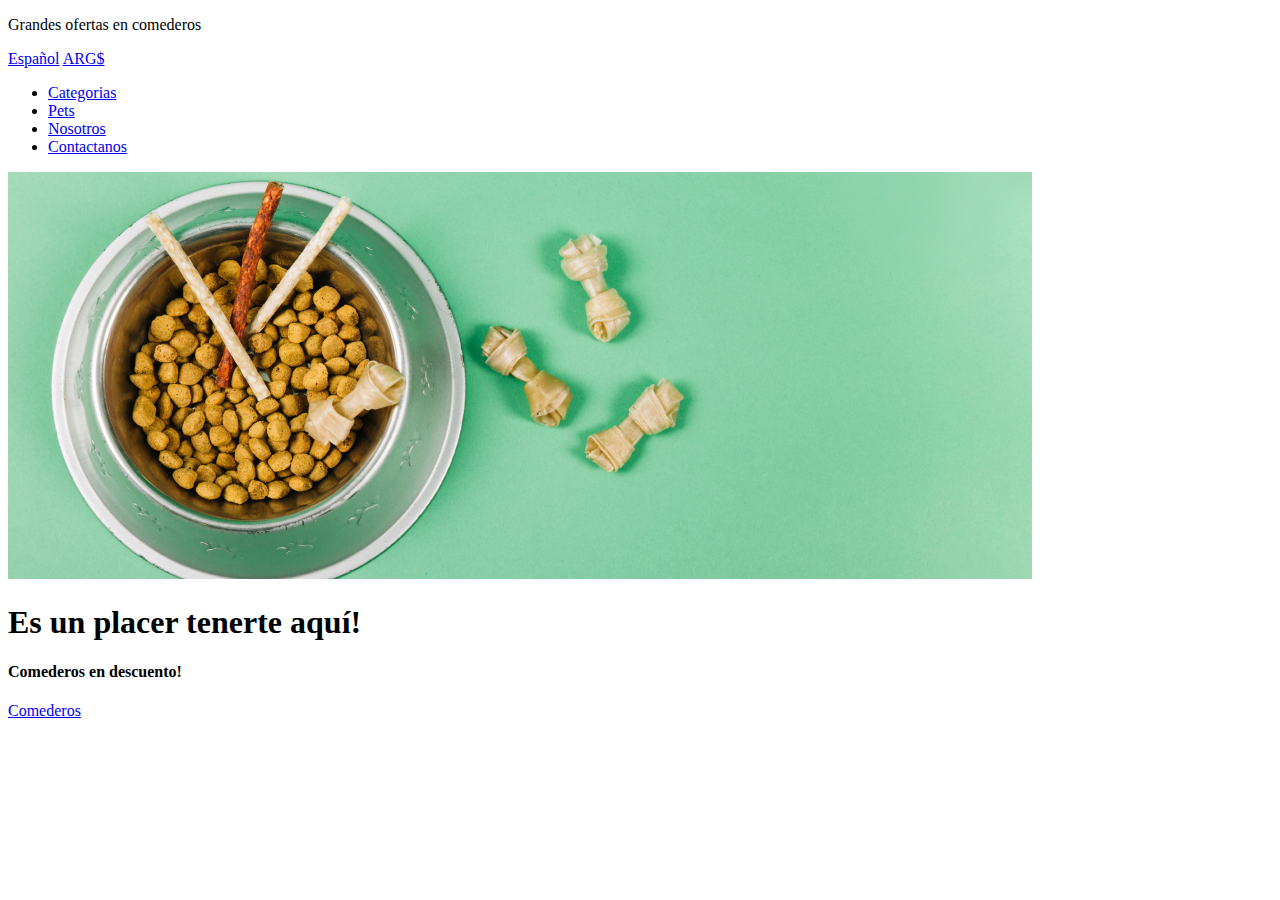
<file: Clase 6_Petshop/index.html>
<!DOCTYPE html>
<html lang="es">
<head>
    <meta charset="UTF-8">
    <meta http-equiv="X-UA-Compatible" content="IE=edge">
    <meta name="viewport" content="width=device-width, initial-scale=1.0">
    <title>Petshop</title>
</head>
<body>
    <header>
        <div>
            <p>Grandes ofertas en comederos</p>
            <a href="#">Español</a>
            <a href="#">ARG$</a>
        </div>
        <nav>
            <ul>
                <li><a href="#">Categorias</a></li>
                <li><a href="#">Pets</a></li>
                <li><a href="#">Nosotros</a></li>
                <li><a href="#">Contactanos</a></li>
            </ul>
        </nav>
        <img src="./bowl-and-pet-daities-on-green-background 1.png" alt="Imagen de un plato">
        <h1>Es un placer tenerte aquí!</h1>
        <h4>Comederos en descuento!</h4>
        <a href="#">Comederos</a>
    </header>
    <main>
        <section></section>
        <section></section>
    </main>
    <footer>

    </footer>
</body>
</html>
</file>
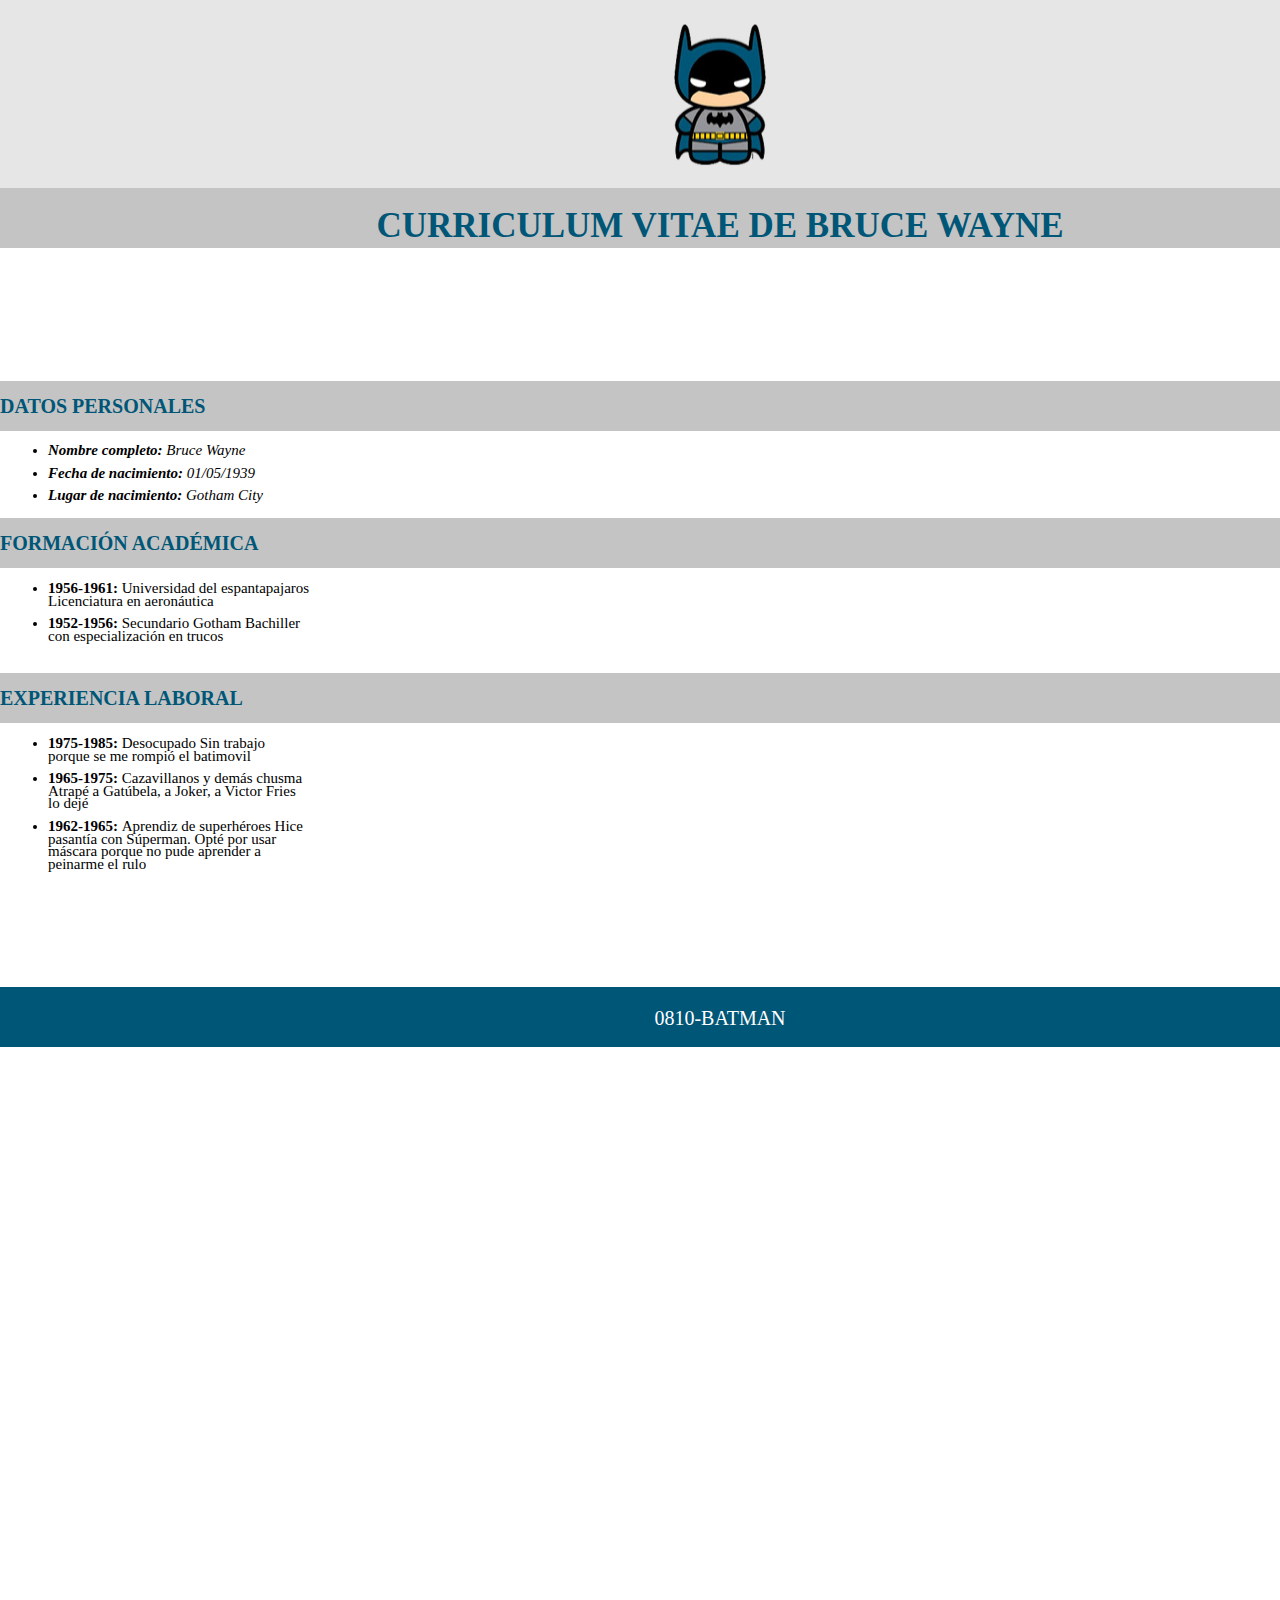
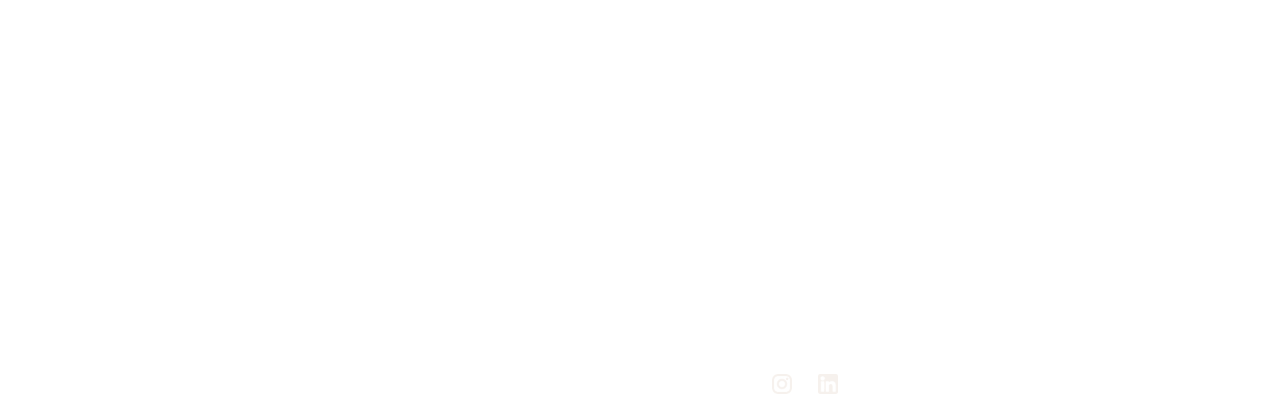
<file: Clase 7_CVBatman_v1/index.html>
<!DOCTYPE html>
<html lang="en">
<head>
    <meta charset="UTF-8">
    <meta http-equiv="X-UA-Compatible" content="IE=edge">
    <meta name="viewport" content="width=device-width, initial-scale=1.0">
    <link rel="stylesheet" href="css/style.css">
    <title>CV de Bruce Wayne</title>
</head>
<body>
    <header>
        <img src="img/logo batman.png" alt="logo">
    </header>
    
    <main>
        <div class="rectangle1">
            <h1>curriculum vitae de bruce wayne</h1>
        </div>
        <div class="rectangle3">
            <h2>datos personales</h2>
        </div>
        <ul class="lista1">
            <li class="li1"><span>Nombre completo:</span> Bruce Wayne</li>
            <li class="li1"><span>Fecha de nacimiento:</span> 01/05/1939</li>
            <li class="li1"><span>Lugar de nacimiento:</span> Gotham City</li>
        </ul>
        <div class="rectangle4">
            <h2>formación académica</h2>
        </div>
        <ul class="lista2">
            <li class="li2"><span>1956-1961:</span> Universidad del espantapajaros Licenciatura en aeronáutica</li>
            <li class="li2"><span>1952-1956:</span> Secundario Gotham Bachiller con especialización en trucos</li>
        </ul>
        <div class="rectangle5">
            <h2>experiencia laboral</h2>
        </div>
        <ul class="lista3">
            <li class="li3"><span>1975-1985: </span> Desocupado Sin trabajo porque se me rompió el batimovil</li>
            <li class="li3"><span>1965-1975: </span> Cazavillanos y demás chusma Atrapé a Gatúbela, a Joker, a Victor Fries lo dejé</li>
            <li class="li3"><span>1962-1965: </span> Aprendiz de superhéroes Hice pasantía con Súperman. Opté por usar máscara porque no pude aprender a peinarme el rulo</li>
        </ul>
    </main>

    <footer>
        <p> 0810-batman</p>
        <img class="logoInsta" src="img/ico_instagram.svg" alt="Instagram">
        <img class="logoLinke" src="img/ico_linkedin.svg" alt="Linkedin">
    </footer>
</body>
</html>
</file>
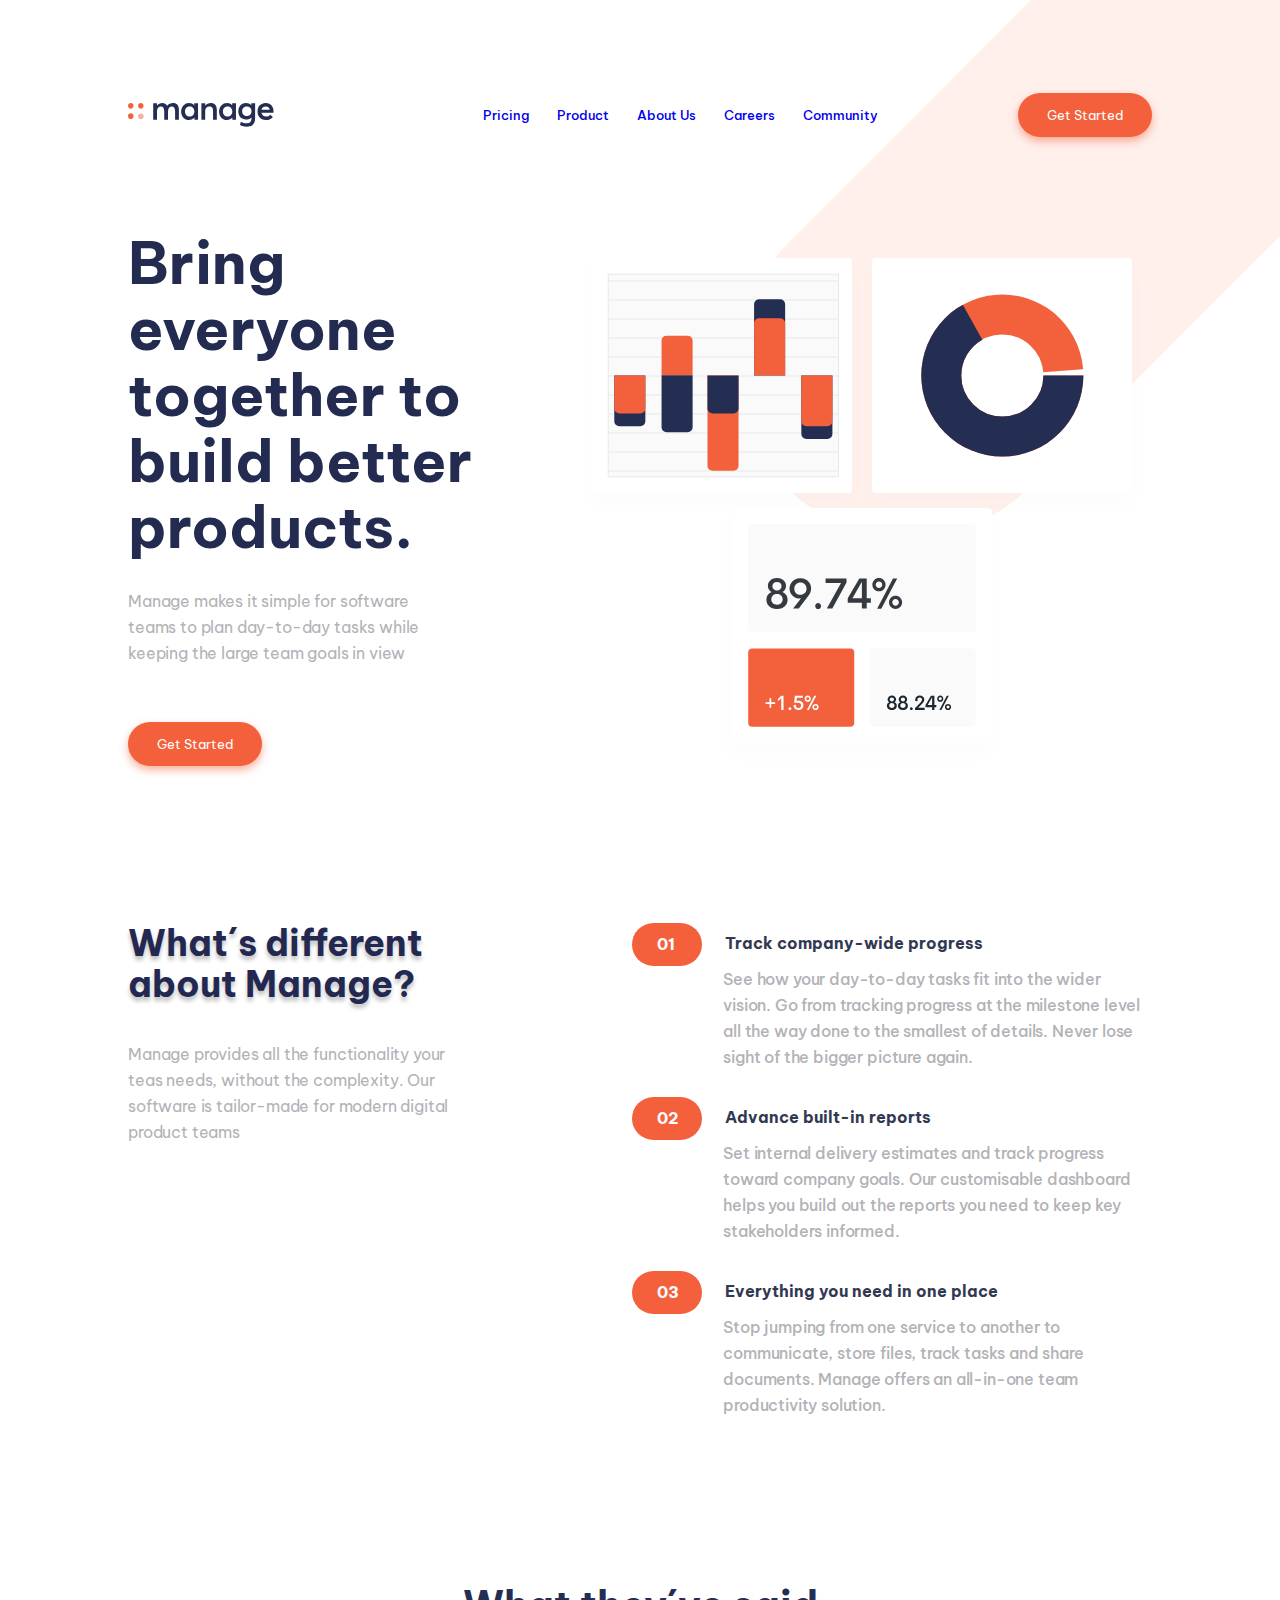
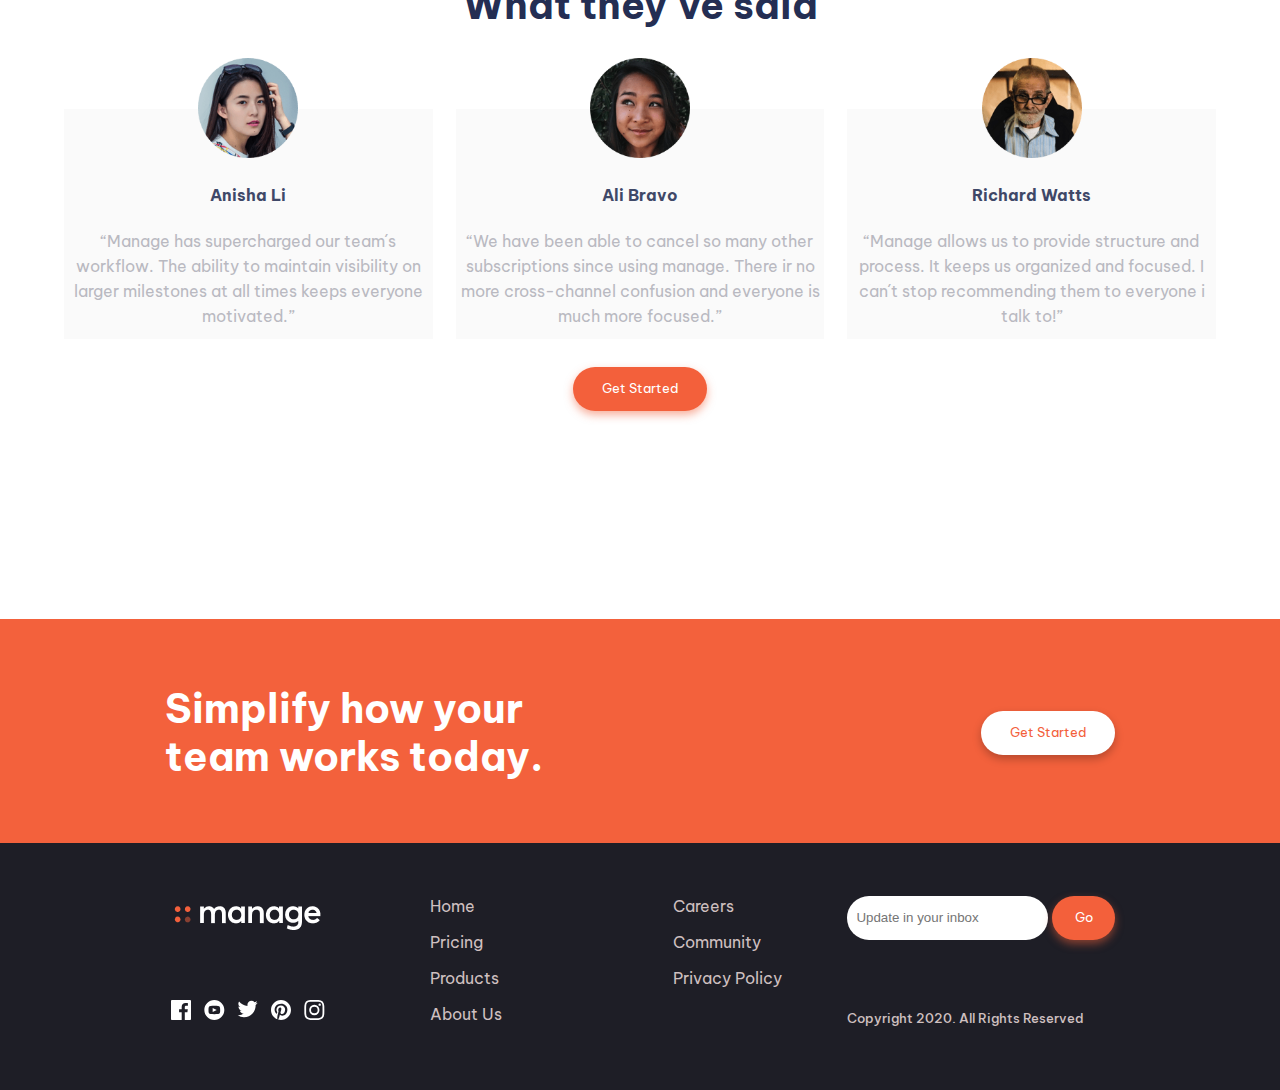
<file: Examen final/Leandro_Gutierrez/index.html>
<!DOCTYPE html>
<html lang="es">
<head>
    <meta charset="UTF-8">
    <meta http-equiv="X-UA-Compatible" content="IE=edge">
    <meta name="viewport" content="width=device-width, initial-scale=1.0">
    <link rel="stylesheet" href="./css/style.css">
    <link rel="stylesheet" href="https://cdnjs.cloudflare.com/ajax/libs/font-awesome/6.1.1/css/all.min.css" integrity="sha512-KfkfwYDsLkIlwQp6LFnl8zNdLGxu9YAA1QvwINks4PhcElQSvqcyVLLD9aMhXd13uQjoXtEKNosOWaZqXgel0g==" crossorigin="anonymous" referrerpolicy="no-referrer" />
    <title>Final FronEnd I</title>
</head>
<body>
    <header>    
        <img src="./img/logo.svg" alt="logo de manage"> 
        <nav>
            <ul>
                <li><a href="#">Pricing</a></li>
                <li><a href="#">Product</a></li>
                <li><a href="#">About Us</a></li>
                <li><a href="#">Careers</a></li>
                <li><a href="#">Community</a></li>
            </ul>
        </nav>
        <a href="#"><button>Get Started</button></a> 
        <div>
            <img src="./img/icon-hamburger.svg" alt="menu responsive">
        </div>
    </header>

    <main>
        <section class="home">
            <article class="fraseHome">
                <h1>Bring everyone together to build better products.</h1>
                <p>Manage makes it simple for software teams to plan day-to-day tasks while keeping the large team goals in view </p>
                <a href="#"><button>Get Started</button></a> 
            </article>
            <article class="graphics">
                <img src="./img/illustration-intro.svg" alt="graficos y porcentajes">
            </article>
        </section>
        
        <section class="aboutUs">
            <article class="aboutUsMain">
                <h3>What´s different about Manage?</h3>
                <p>Manage provides all the functionality your teas needs, without the complexity. Our software is tailor-made for modern digital product teams</p>
            </article>
            <article class="aboutUsList">
                <div class="aboutUsListNumber">
                    <span>01</span>
                    <h5>Track company-wide progress</h5>
                </div>
                <div>
                    <p>See how your day-to-day tasks fit into the wider vision. Go from tracking progress at the milestone level all the way done to the smallest of details. Never lose sight of the bigger picture again.</p>
                </div>
                <div class="aboutUsListNumber">
                    <span>02</span>
                    <h5>Advance built-in reports</h5>
                </div>
                <div>
                    <p>Set internal delivery estimates and track progress toward company goals. Our customisable dashboard helps you build out the reports you need to keep key stakeholders informed.</p>
                </div>
                <div class="aboutUsListNumber">
                    <span>03</span>
                    <h5>Everything you need in one place</h5>
                </div>
                <div>
                    <p>Stop jumping from one service to another to communicate, store files, track tasks and share documents. Manage offers an all-in-one team productivity solution.</p>
                </div>
            </article>
        </section>

        <section class="testimonials">
            <h3>What they´ve said</h3>
            <div>
                <article>  
                    <div>              
                        <img src="./img/avatar-anisha.png" alt="Anisha">
                    </div>
                    <h5>Anisha Li</h5>
                    <p>“Manage has supercharged our team´s workflow. The ability to maintain visibility on larger milestones at all times keeps everyone motivated.”</p>
                </article>

                <article>
                    <div>
                        <img src="./img/avatar-ali.png" alt="Ali">
                    </div>
                    <h5>Ali Bravo</h5>
                    <p>“We have been able to cancel so many other subscriptions since using manage. There ir no more cross-channel confusion and everyone is much more focused.”</p>
                </article>
                <article>
                    <div>
                        <img src="./img/avatar-richard.png" alt="Richard">
                    </div>
                    <h5>Richard Watts</h5>
                    <p>“Manage allows us to provide structure and process. It keeps us organized and focused. I can´t stop recommending them to everyone i talk to!”</p>
                </article>
            </div>
            <div class="photoGallery">  
                <i class="fa-regular fa-circle"></i>
                <i class="fa-solid fa-circle"></i>
                <i class="fa-regular fa-circle"></i>
                <i class="fa-regular fa-circle"></i>
            </div>
            <a href="#"><button>Get Started</button></a> 
        </section>

        <section class="preFooter">
            <h3>Simplify how your team works today.</h3>
            <a href="#"><button>Get Started</button></a> 
        </section>

    </main>

    <footer>
        <section class="footerLeft">
            <p>Copyright 2020. All Rights Reserved</p>
            <div class="img"> 
                <img src="./img/Logo.png" alt="logo de manage"> 
            </div>
            <div class="redes">
                <a href="https://www.facebook.com/"><img src="./img/icon-facebook.svg" alt="facebook"></a>
                <a href="https://www.youtube.com/"><img src="./img/icon-youtube.svg" alt="youtube"></a>
                <a href="https://www.twitter.com/"><img src="./img/icon-twitter.svg" alt="twittter"></a>
                <a href="https://www.pinterest.com/"><img src="./img/icon-pinterest.svg" alt="pinterest"></a>
                <a href="https://www.instagram.com/"><img src="./img/icon-instagram.svg" alt="instagram"></a>
            </div>
        </section>
        <section class="footerCenter">
            <nav>
                <ul>
                    <li><a href="#">Home</a></li>
                    <li><a href="#">Pricing</a></li>
                    <li><a href="#">Products</a></li>
                    <li><a href="#">About Us</a></li>
                </ul>
            </nav>
            <nav>
                <ul>
                    <li><a href="#">Careers</a></li>
                    <li><a href="#">Community</a></li>
                    <li><a href="#">Privacy Policy</a></li>
                </ul>
            </nav>
        </section>
        <section class="footerRight">
            <div>
                <form action="#" method="POST">
                    <label for="email"></label>
                    <input type="email" name="email" id="email" placeholder="  Update in your inbox" required>
                    <button type="submit">Go</button>
                </form>
            </div>
            <div>
                <p>Copyright 2020. All Rights Reserved</p>
            </div>
        </section>

    </footer>
    
</body>
</html>
</file>
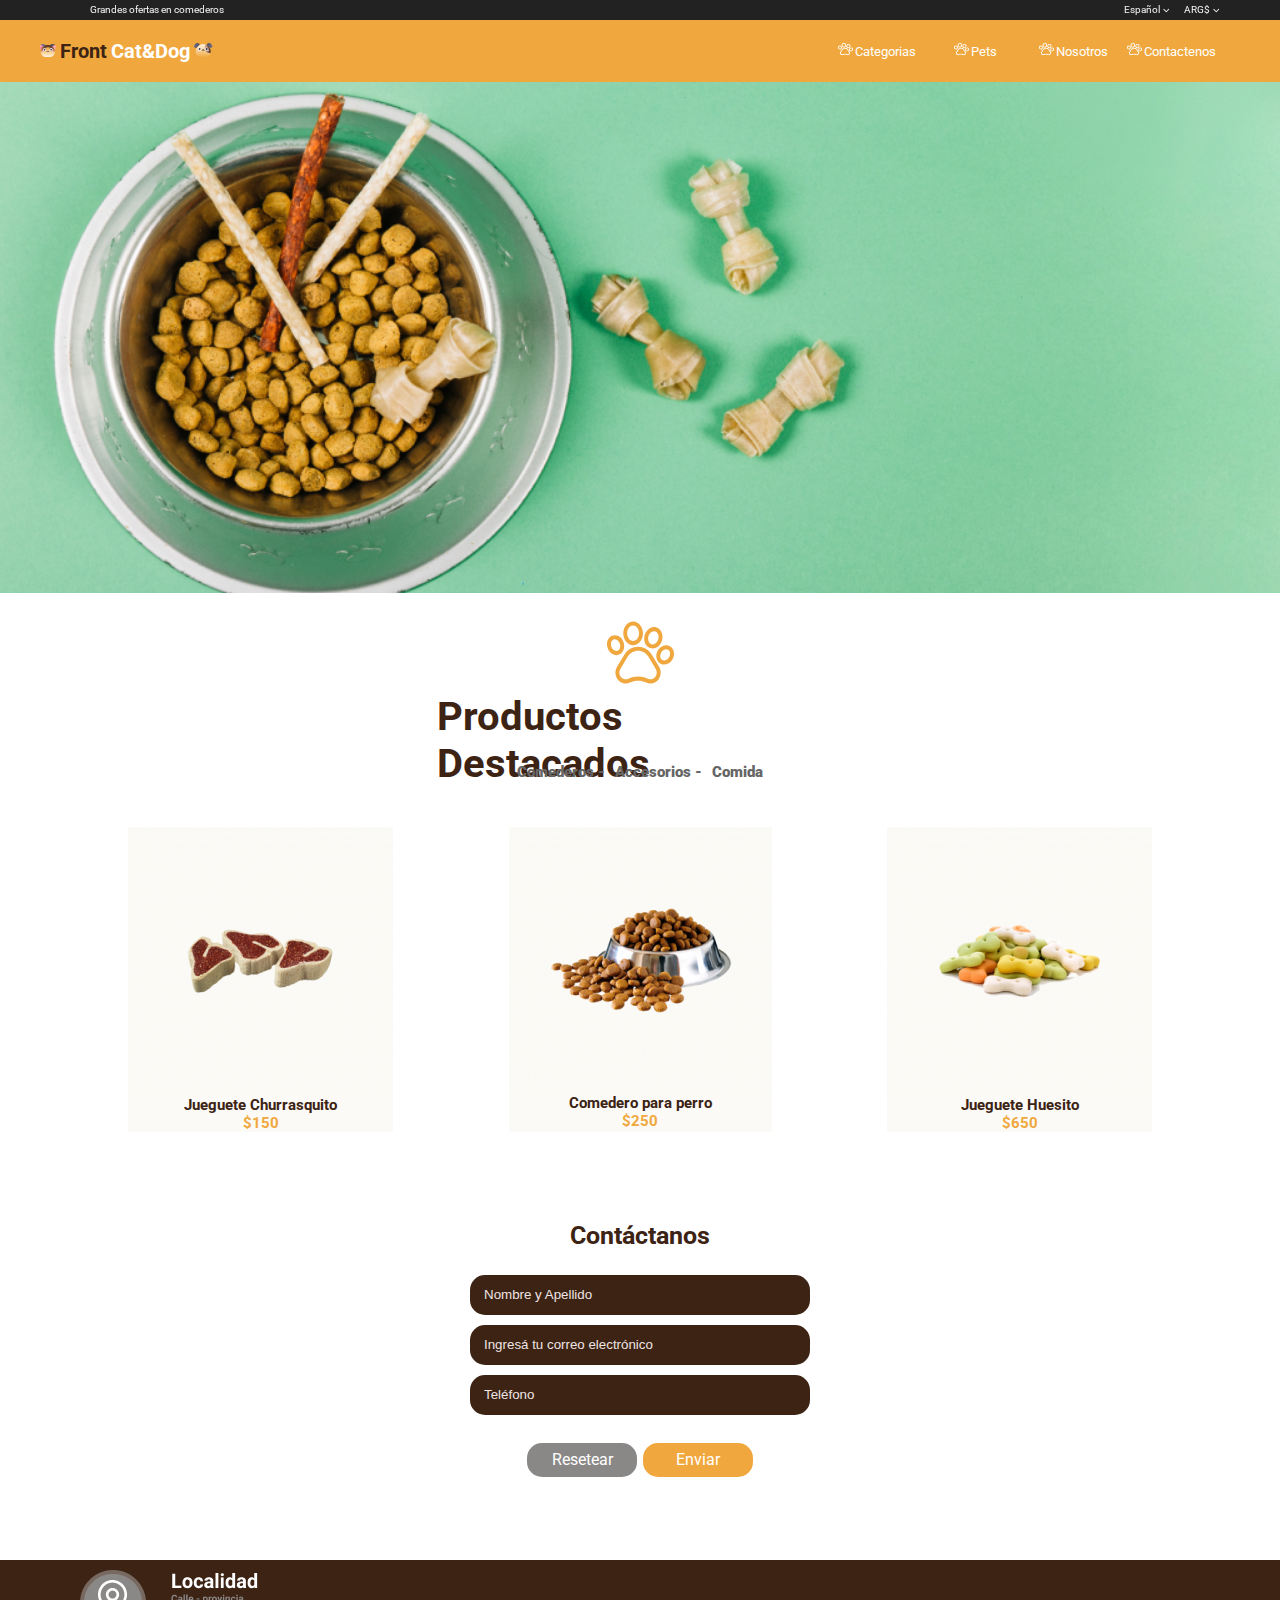
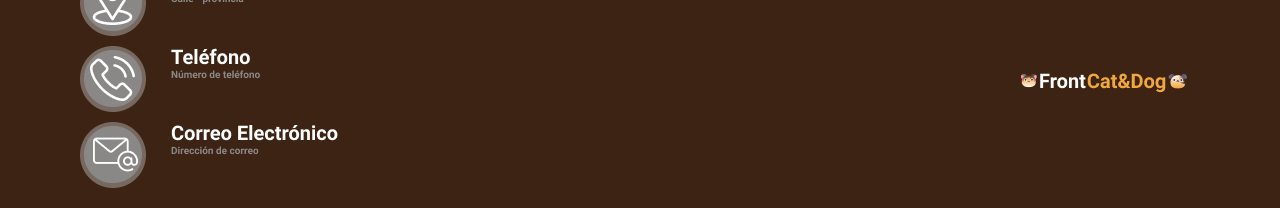
<file: Petshop con scss/Petshop/index.html>
<!DOCTYPE html>
<html lang="es">
<head>
    <meta charset="UTF-8">
    <meta http-equiv="X-UA-Compatible" content="IE=edge">
    <meta name="viewport" content="width=device-width, initial-scale=1.0">
    <link rel="stylesheet" href="./scss/style.css">
    <link href="https://fonts.googleapis.com/css2?family=Roboto:wght@100&display=swap" rel="stylesheet">
    <title>Petshop</title>
</head>
<body>
<header>
    <div class="headTop">
        <p class="ofertas">Grandes ofertas en comederos</p>
        <div class="spanish">
            <p>Español<img src="./img/vector/vectorSpanish.png" alt="menu"></p>
        </div>
        <div class="price">
            <p>ARG$<img src="./img/vector/vectorSpanish.png" alt="menu"></p>
        </div>
    </div>

    <div class="headerMain">

        <div class="logo">
            <ul>
                <li><img src="./img/vector/Cat.svg" alt="logo"></li>
                <li id="logoText1">Front</li>
                <li id="logoText2">Cat&Dog</li>
                <li><img src="./img/vector/Dog.svg" alt="logo"></li>
            </ul>
        </div>

        <div class="menu">
            <nav>
                <ul>
                    <li><a href="#"><img src="./img/vector/patita.png" alt="link">Categorias</a></li>
                    <li><a href="#"><img src="./img/vector/patita.png" alt="link">Pets</a></li>
                    <li><a href="#"><img src="./img/vector/patita.png" alt="link">Nosotros</a></li>
                    <li><a href="#"><img src="./img/vector/patita.png" alt="link">Contactenos</a></li>
                </ul>
            </nav>
        </div>

    </div>
</header>

<main>
    <div class="hero">
        <img src="./img/bowl-and-pet-daities-on-green-background 1.jpg" alt="banner">
    </div>

    <div class="productosDestacados">
            <img src="./img/vector/patita2.svg" alt="patita">
            <p>Productos Destacados</p>
            <ul class="linksPD">
                <li>Comederos -</li>
                <li>Accesorios -</li>
                <li>Comida</li>
        </ul>
    </div>

    <section>
        <article>
            <img src="./img/churrasquito.png" alt="">
            <p class="nombreProducto">Jueguete Churrasquito</p>
            <p class="precioProducto">$150</p>
        </article>
        <article class="comedero">
            <img src="./img/comedero.png" alt="">
            <p class="nombreProducto">Comedero para perro</p>
            <p class="precioProducto">$250</p>
        </article>
        <article class="huesito">
            <img src="./img/Huesito.png" alt="">
            <p class="nombreProducto">Jueguete Huesito</p>
            <p class="precioProducto">$650</p>
        </article>
    </section>

    <div class="formulario">
        <h3>Contáctanos</h3>
        <form action="#" method="post">
            <input type="text" name="name" id="name" value="Nombre y Apellido">
            <input type="email" name="email" id="email" value="Ingresá tu correo electrónico">
            <input type="tel" name="telefono" id="telefono" value="Teléfono">
        <!-- Dentro del form van los buttons de reset y submit -->
           <div class="buttons"> 
            <button class="uno" type="reset"><span>Resetear</span></button>
            <button class="dos" type="submit"><span>Enviar</span></button>
          </div>
        </form>
    </div>

    <footer>
        <div class="iconos2">
            <img src="./img/Location.png" alt="location">
            <img src="./img/Phone.png" alt="tel">
            <img src="./img/Correo.png" alt="email">
        </div>
        <div class="logo2">
            <img src="./img/Logo.png" alt="logo2">
        </div>
    </footer>

</body>
</html>
</file>
<file: Clase 7_CVBatman_v1/css/style.css>
header{
    position: absolute;
    width: 1440px;
    height: 188.19px;
    left: 0px;
    top: 0px;
    background-color: #E6E6E6;
}

img{
position: absolute;
width: 100px;
height: 146.37px;
left: 670px;
top: 20.91px;
}

.rectangle1{
    position: absolute;
    width: 1440px;
    height: 60px;
    left: 0px;
    top: 188px;
    background: #C4C4C4;
}

h1{
    /*position: absolute;*/
    text-align: center;
    /*width: 1013px;*/
    height: 29.87px;
    left: 213px;
    top: 202.13px;
    font-family: Times New Roman;
    font-style: normal;
    font-weight: bold;
    font-size: 35px;
    line-height: 84.69%;
    text-transform: uppercase;
    /*font-feature-settings: 'cpsp' on;*/
    color: #005677;
}

h2{
    /*position: absolute;*/
    width: 395.62px;
    height: 17px;
    left: 25px;
    top: 387px;

    font-family: Times New Roman;
    font-style: normal;
    font-weight: bold;
    font-size: 20px;
    text-transform: uppercase;
    line-height: 84.69%;
    font-feature-settings: 'cpsp' on;

    color: #005677;
}

.lista1{
    position: absolute;
    /*width: 199px;*/
    height: 13px;
    top: 429px;

    font-family: Times New Roman;
    font-style: italic;
    font-size: 15px;
    line-height: 84.69%;

    color: #000000;
}

.li1{
    padding-bottom: 10px;
}

.lista2{
    position: absolute;
    width: 262px;
    height: 34px;
    top: 567px;

    font-family: Times New Roman;
    font-style: normal;
    font-size: 15px;
    line-height: 84.69%;

    color: #000000;
}

.li2{
    padding-bottom: 10px;
}

.lista3{
    position: absolute;
    width: 262px;
    height: 34px;
    top: 722px;

    font-family: Times New Roman;
    font-style: normal;
    font-size: 15px;
    line-height: 84.69%;

    color: #000000;
}

.li3{
    padding-bottom: 10px;
}

span{
    font-weight: bold;
}

.rectangle3{
    position: absolute;
    width: 1440px;
    height: 50px;
    left: 0px;
    top: 381px;
    
    background: #C4C4C4;
}

.rectangle4{
    position: absolute;
    width: 1440px;
    height: 50px;
    left: 0px;
    top: 518px;

    background: #C4C4C4;
}

.rectangle5{
    position: absolute;
    width: 1440px;
    height: 50px;
    left: 0px;
    top: 673px;

    background: #C4C4C4;
}

footer{
    position: absolute;
    width: 1440px;
    height: 60px;
    left: 0px;
    top: 987px;
    background-color: #005677;
}

footer p{
    color: white;
    font-size: 20px;
    text-align: center;
    text-transform: uppercase;
}

.logoInsta{
    /*position: absolute;*/
    width: 20px;
    height: 20px;
    left: 772px;
    top: 987px; 
}

.logoLinke{
    /*position: absolute;*/
    width: 20px;
    height: 20px;
    left: 818px;
    top: 987px;

}
</file>
<file: Examen final/Leandro_Gutierrez/css/style.css>
@import url('https://fonts.googleapis.com/css2?family=Be+Vietnam+Pro:wght@500&family=Roboto:wght@100&display=swap');

*{
   box-sizing: border-box;
   margin: 0px; 
}

body{
    background-image: url('../img/bg-tablet-pattern.svg');
    background-repeat: no-repeat;
    background-size: 50%;
    background-position: 115% -5%;
    font-family: 'Be Vietnam Pro', sans-serif;
    font-size: 16px;
}

a{
    text-decoration: none;
}

/*---HEADER---*/

header{
    display: flex;
    justify-content: space-between;
    align-items: center;
    padding: 65px 10%;
    flex-wrap: wrap;
    width: 100%;
}

header nav ul{
    display: flex;
    list-style-type: none;
}

header nav ul li{
    margin-left: 28px;
    font-weight: 500;
    font-size: 13px;
    color: #242E52;
}

a button{
    display: flex;
    flex-direction: row;
    border: none;
    justify-content: center;
    align-items: center;
    padding: 10px;
    width: 134px;
    height: 44px;
    background: rgb(243, 96, 59);
    box-shadow: 0px 4px 8px rgba(242, 97, 59, 0.5);
    border-radius: 50px;
    margin: 28px 0px;
    font-family: 'Be Vietnam Pro', sans-serif;
    font-size: 13px;
    line-height: 19px;
    color: #FFFFFF;
    
}

a button:hover{
    cursor: pointer;
    background-color:  rgb(236, 152, 131);
    transform: translateY(-3px);
    box-shadow: 0 10px 20px rgba(0, 0, 0, 0.2);
}

header div {
    display: none;
}

/*---MAIN---*/

/*---Home---*/

.home{
    display: flex;
    justify-content:center;
    justify-content: space-between;
    align-items: center;
    flex-wrap: wrap;
    width: 100%;
    padding: 0 10%;
}

.home .fraseHome{
    display: flex;
    flex-direction: column;
    padding: 0px;
    width: 40%;
}

.home .fraseHome h1{
    font-weight: 700 bold;
    width: 100%;
    font-size: 3.625rem;
    line-height: 4.125rem;
    color: #232C50;
}

.home .fraseHome p{
    width: 80%;
    margin:28px 0px;
    font-size: 16px;
    line-height: 26px;
    color: #B3B2B7;
    letter-spacing: -0.01em;

}

.home .graphics img{
    width: 100%
}


/*---Section About us---*/

.aboutUs{
    display: flex;
    justify-content: space-between;
    align-items: flex-start;
    flex-wrap: wrap;
    width: 100%;
    padding: 0 10%;
    margin-top: 129px;
}

.aboutUs .aboutUsMain{
    display: flex;
    flex-direction: column;
    padding: 0px;
    width: 40%;
    left: 165px;
    margin-bottom: 50px;
}

.aboutUs .aboutUsMain h3{
    font-weight: 700 bold;
    width: 100%;
    font-size: 2.25rem;
    line-height: 114.6%;
    color: #232851;
    text-shadow: 0px 4px 4px rgba(0, 0, 0, 0.25);
}

.aboutUs .aboutUsMain p{
    width: 80%;
    margin-top: 36px;
    font-size: 16px;
    line-height: 26px;
    color: #B3B2B7;
    letter-spacing: -0.01em;
}

.aboutUs .aboutUsList{
    display: flex;
    flex-direction: column;
    width: 53%;
    padding: 0px;
} 

.aboutUsListNumber{
    display: flex;
}

.aboutUs .aboutUsList .aboutUsListNumber span{
    padding: 10px 25px;
    width: 70px;
    height: 43px;
    background: #F3603B;
    border-radius: 30px;
    margin: 0px 23px;
    font-style: normal;
    font-weight: 700;
    line-height: 23px;
    font-size: 16px;
    color: #FFFFFF;
}

.aboutUs .aboutUsList .aboutUsListNumber h5{
    font-weight: 700;
    font-size: 16px;
    color: #323851;
    padding-top: 10px;
}

.aboutUs .aboutUsList p{
    font-weight: 500;
    align-items: flex-start;
    font-size: 16.2984px;
    line-height: 26px;
    color: #B3B2B7;
    letter-spacing: -0.01em;
    padding-left: 21%;
    margin-bottom: 27px;
}

/*--- Section Testimonials---*/

.testimonials{
    display: flex;
    flex-direction: column;
    align-items: center;
    margin: 0 5%;
    margin-top: 129px;
    margin-bottom: 180px;
}
.testimonials div{
    display: flex;
    justify-content: space-between;
    align-items: center;
    margin-top: 74px;
}

.testimonials h3{
    height: 61px;
    font-style: normal;
    font-weight: 700;
    font-size: 39.2143px;
    line-height: 156.6%;
    color: #242E53;
}

.testimonials article{
    width: 32%;
    background-color:#FAFAFA;
    display: flex;
    flex-direction: column;
    position: relative;
}

.testimonials article div img{
    position: absolute;
    margin-bottom: 150px;
    width: 100px;
    margin-left: calc(50% - 50px);
}

.testimonials article h5{
    margin-bottom:21px;
    font-style: normal;
    font-weight: 700;
    font-size: 16.0714px;
    line-height: 156.6%;
    color: #3F4868;
    text-align: center;
}

.testimonials article p{
    font-size: 16px;
    line-height: 156.6%;
    text-align: center;
    color: #B9B9C1;
    margin-bottom: 10px;
}

.testimonials .photoGallery{
    display: none;
}


/*---Section preFooter---*/

.preFooter{
    background-color: #B3B2B7;
    display: flex;
    justify-content: space-between;
    align-items: center;
    padding: 64px 165px;
    height: 224px;
    left: 0px;
    top: 0px;
    flex-wrap: wrap;
    background: #F3613C;
}

.preFooter h3{
    width: 470px;
    height: 96px;
    left: 0px;
    top: 0px;
    font-weight: 700;
    font-size: 40px;
    line-height: 48px;
    color: #FFFFFF;
}

.preFooter a button{
    background-color: green;
    background: #FFFFFF;
    box-shadow: 0px 4px 8px rgba(0, 0, 0, 0.25);
    color: #F3603B;
}

/*---Footer---*/

footer{
    display: flex;
    align-items: center;
    justify-content: space-between;
    flex-wrap: wrap;
    height: 247px;
    padding-left: 170.88px;
    padding-right: 165px;
    background: #1E1E26;
}

footer .footerLeft{
    display: flex;
    flex-direction: column;
    align-items: center;
    justify-content: start;
    height: 247px;    
}

footer .footerCenter{
    display: flex;
    align-items: flex-start;
    width: 392px;
    justify-content: space-between;
    padding: 52px 0px;
    height: 247px;    
}

footer .footerRight{
    display: flex;
    flex-direction: column;
    height: 247px; 
    padding: 53px 0px;

}

footer .footerLeft p{
    display: none;
}

footer .footerLeft .img{
    margin: 63px 0px
}

footer .footerLeft .redes{
    display: flex;
    justify-content: space-between;
    width: 153.89px;
    height: 22.05px;
}

footer .footerCenter nav ul li{
    list-style-type: none;
    font-weight: 400;
    font-size: 16px;
    line-height: 23px;
    padding-bottom: 13px;
}

footer .footerCenter nav ul li a{
    color: #cfc0c0;
}

footer .footerCenter nav ul li a:hover{
    color: #F3603B;
}

/*---Form---*/

footer .footerRight form{
    display: flex;
}

footer .footerRight form input{
    width: 201px;
    height: 44px;
    border: none;
    background: #FFFFFF;
    border-radius: 50px;
}

footer .footerRight form button{
    width: 63px;
    border: none;
    height: 44px;
    background: rgb(243, 96, 59);
    box-shadow: 0px 4px 8px rgba(242, 97, 59, 0.5);
    border-radius: 50px;
    margin-left: 4px;
    font-family: 'Be Vietnam Pro', sans-serif;
    font-size: 13px;
    line-height: 19px;
    color: #FFFFFF;
}

footer .footerRight form button:hover{
    cursor: pointer;
    background-color:  rgb(236, 152, 131);
    transform: translateY(-3px);
    box-shadow: 0 10px 20px rgba(0, 0, 0, 0.2);
}

footer .footerRight div p{
    font-weight: 500;
    font-size: 12.5px;
    color: #cfc0c0;
    padding-top: 70px;
}


/*---MediaQuerys---(vp: 375px)*/

@media (max-width: 1000px) {
    
    html{
        font-size: 9px;
    }
    
    body{
        background: none;
    }

    /*---HEADER---*/
    
    header nav {
        display: none;
    }

    header a {
        display: none;
    }

    header div{
        display: inline;
    }

    /*---MAIN---*/

    /*---Home---*/
    
    main .home .graphics{
        order:-1;
    }

    .home{
        padding: 0 3%;
    }

    .home .fraseHome{
        flex-direction: column;
        width: 100%;
        align-items: center;
    }

    .home .fraseHome p{
        font-size: 14px;
    }

    .home .fraseHome h1{
        text-align: center;
    }

    /*---Section About us---*/

    .aboutUs{
        flex-direction: column;
        align-items: center;
        width: 100%;
        padding: 0%;
        margin-top: 70px;
    }

    .aboutUs .aboutUsMain{
        width: 100%;
        text-align: center;
    }

    .aboutUs .aboutUsMain h3{
        font-size: 28px;
    }

    .aboutUs .aboutUsMain p{
        width: 100%;
        font-size: 14px;
    }

    .aboutUs .aboutUsList{
        width: 100%;
    }

    .aboutUs .aboutUsList .aboutUsListNumber{
        background-color: rgb(255, 239, 234);
    }

    .aboutUs .aboutUsList .aboutUsListNumber span{
        margin: 0px;
    }

    .aboutUs .aboutUsList .aboutUsListNumber h5{
        padding-left: 20px;
    }

    .aboutUs .aboutUsList p{
        text-align: start;
        font-size: 14px;
        padding: 0px;
        padding-left: 4px;
        margin-top: 10px;
    }

    /*--- Section Testimonials---*/

    .testimonials{
        margin-top: 70px;
        margin-bottom: 90px;
    }

    .testimonials h3{
        width: 100%;
        font-size: 28px;
        text-align: center;
    }

    .testimonials article{
        width: 100%;
    }

    .testimonials article:nth-child(2n - 1){
        display: none;
    }
    
    .testimonials .photoGallery{
        display: flex;
        color: #F3603B;
    }

    /*---Section preFooter---*/

    .preFooter{
        justify-content: center;
        text-align: center;
        width: 100%;
        height: 400px;
        padding: 20% 3%;
    }

    .preFooter h3{
        margin-bottom: 40px;
    }

    /*---Footer---*/
    
    footer{
        flex-direction: column;
        width: 100%;
        padding: 0%;
        height: 600px;
        justify-content: center;
        align-items: center;
    }

    footer .footerLeft{
        width: 100%;
        order: 1;
        flex-direction: column-reverse;
    }

    footer .footerLeft .redes{
        width: 70%;
    }

    footer .footerLeft p{
        display: unset;
        color: #cfc0c0;
        font-size: 12px;
    }

    footer .footerRight{
        order: -1;
        padding: 5%;
        height: 100px;
    }

    footer .footerRight p{
        display: none;
    }   

    footer .footerRight form input {
        width: 230px;
    }

    footer .footerRight form button {
        width: 75px;
    }

    footer .footerCenter{
        width: 100%;
        justify-content: space-between;
        padding: 10%;
    }

    footer .footerCenter nav li a{
        font-size: 14px;
    }

}
</file>
<file: Petshop con scss/Petshop/scss/style.css>
* {
  margin: 0;
  padding: 0;
  box-sizing: border-box;
}

.headTop {
  position: relative;
  background-color: #222222;
  width: 100%;
  height: 20px;
  filter: drop-shadow(0px 4px 4px rgba(0, 0, 0, 0.25));
}

.ofertas {
  position: absolute;
  left: 90px;
  top: 4px;
  font-family: Arial, Helvetica, sans-serif;
  font-family: "Roboto", sans-serif;
  font-style: normal;
  font-weight: 400;
  font-size: 10px;
  line-height: 12px;
  color: #F3F3F3;
}

.headTop .spanish {
  position: absolute;
  width: 46px;
  height: 12px;
  right: 110px;
  top: 4px;
}

.headTop img {
  padding-left: 3px;
}

.headTop p {
  font-family: "Roboto", sans-serif;
  font-style: normal;
  font-weight: 400;
  font-size: 10px;
  line-height: 12px;
  color: #F3F3F3;
}

.headTop .price {
  position: absolute;
  width: 46px;
  height: 12px;
  right: 50px;
  top: 4px;
}

.headerMain {
  position: relative;
  width: 100%;
  height: 62px;
  background: #F0A83E;
}

.logo {
  position: absolute;
  width: 230px;
  height: 23px;
  left: 40px;
  top: 20px;
  margin: 0px;
}

.menu {
  position: absolute;
  width: 450px;
  right: 0px;
  top: 20px;
}

.logo li {
  display: inline-block;
  margin: 0px;
}

#logoText1 {
  height: 23px;
  top: 39px;
  font-family: "Roboto", sans-serif;
  font-style: normal;
  font-weight: 700;
  font-size: 20px;
  line-height: 23px;
  color: #3C2313;
}

#logoText2 {
  height: 23px;
  left: calc(50% - 48.175px - 356.82px);
  top: 39px;
  font-family: "Roboto", sans-serif;
  font-style: normal;
  font-weight: 700;
  font-size: 20px;
  line-height: 23px;
  color: #FFFFFF;
}

.menu nav li {
  display: inline-block;
  margin: 2px;
  width: 20%;
  height: 14px;
  text-align: center;
  font-family: "Roboto", sans-serif;
  font-style: normal;
  font-weight: 400;
  font-size: 13px;
  line-height: 15px;
  color: #FFFFFF;
}

nav li:hover {
  color: #000;
}

.menu nav a {
  display: inline-block;
  text-decoration: none;
  color: inherit;
  font-size: 13px;
}

.menu nav li img {
  display: inline-block;
  padding-right: 2px;
}

main {
  margin: 0px;
  width: 100%;
}

main .hero img {
  width: 100%;
}

.productosDestacados {
  display: flex;
  justify-content: center;
  position: relative;
}

.productosDestacados img {
  position: absolute;
  align-items: center;
  top: 20px;
}

.productosDestacados p {
  position: absolute;
  width: 406px;
  height: 47px;
  top: 96px;
  font-family: "Roboto", sans-serif;
  font-style: normal;
  font-weight: 700;
  font-size: 40px;
  line-height: 47px;
  color: #3C2313;
}

.productosDestacados .linksPD {
  position: absolute;
  top: 163px;
}

.productosDestacados li {
  display: inline-block;
  height: 18px;
  padding: 3px;
  font-family: "Roboto";
  font-style: normal;
  font-weight: 1000;
  font-size: 15px;
  line-height: 18px;
  color: #666666;
}

section {
  position: relative;
  top: 230px;
  display: flex;
  box-sizing: border-box;
  justify-content: space-between;
  padding: 0% 10%;
}

article {
  display: flex;
  flex-direction: column;
  align-items: center;
  background: #FBFAF6;
}

section article p.nombreProducto {
  font-family: "Roboto";
  font-style: normal;
  font-weight: bold;
  font-size: 15px;
  line-height: 18px;
  color: #3C2313;
}

section article p.precioProducto {
  font-family: "Roboto";
  font-style: normal;
  font-weight: bold;
  font-size: 15px;
  line-height: 18px;
  color: #F0A83E;
}

.formulario {
  position: absolute;
  width: 100%;
  height: 300px;
  top: 1200px;
  flex-wrap: wrap;
  display: flex;
  flex-direction: column;
  justify-content: center;
  text-align: center;
}
.formulario h3 {
  font-family: "Roboto";
  font-style: normal;
  font-weight: bold;
  font-size: 25px;
  line-height: 29px;
  color: #3C2313;
  margin-bottom: 20px;
}
.formulario form {
  display: flex;
  flex-direction: column;
  flex-wrap: wrap;
  align-items: center;
}
.formulario form input {
  width: 340px;
  height: 40px;
  margin: 5px;
  padding-left: 14px;
  border: none;
  color: #efe4e4;
  left: calc(50% - 170px + 1px);
  top: calc(50% - 20px + 275.5px);
  background: #3C2313;
  border-radius: 15px;
  justify-content: center;
}
.formulario form .buttons {
  display: flex;
  margin-top: 20px;
}
.formulario form .buttons button {
  margin: 3px;
  width: 110px;
  border: none;
  height: 34px;
  border-radius: 15px;
}
.formulario form .buttons button span {
  width: 63px;
  height: 19px;
  font-family: "Roboto";
  font-style: normal;
  font-weight: 400;
  font-size: 16px;
  line-height: 19px;
  color: #FFFFFF;
}
.formulario form .buttons button.uno {
  background: #8A8787;
}
.formulario form .buttons button.dos {
  background: #F0A83E;
}

footer {
  position: absolute;
  top: 1560px;
  width: 100%;
  height: 248px;
  display: flex;
  justify-content: space-between;
  padding: 10px;
  background: #3C2313;
}
footer .iconos2 {
  display: flex;
  flex-direction: column;
  align-items: flex-start;
  justify-content: space-between;
  margin-left: 70px;
  margin-bottom: 10px;
  width: 20%;
}
footer .logo2 {
  display: flex;
  justify-content: center;
  width: 20%;
  height: 23px;
  margin-top: 100px;
  margin-right: 40px;
}/*# sourceMappingURL=style.css.map */
</file>
